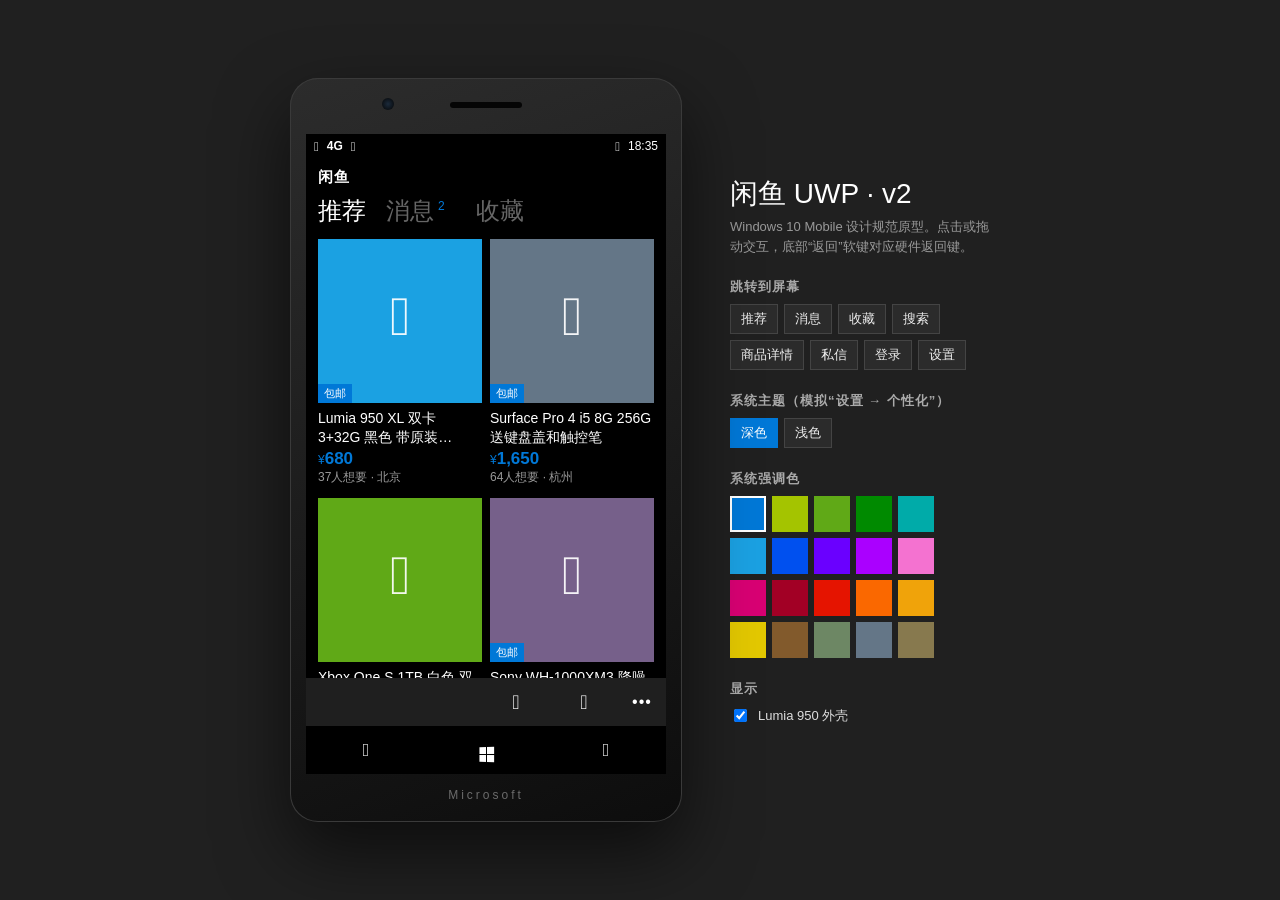
<file: v2/prototype/index.html>
<!DOCTYPE html>
<html lang="zh-CN">
<head>
  <meta charset="UTF-8">
  <meta name="viewport" content="width=device-width, initial-scale=1.0">
  <title>闲鱼 for Windows 10 Mobile · 原型 v2</title>
  <link rel="stylesheet" href="css/metro.css">
</head>
<body>

  <div class="device">
    <div id="screen" class="screen theme-dark">

      <!-- 系统托盘：应用通过 StatusBar.ProgressIndicator 在这里显示加载状态 -->
      <div id="tray" class="tray">
        <div class="tray-left">
          <span class="mdl2">&#xE870;</span>
          <span style="font-weight:600">4G</span>
          <span class="mdl2">&#xE701;</span>
        </div>
        <div class="tray-right">
          <span class="mdl2">&#xEBB5;</span>
          <span id="clock">20:16</span>
        </div>
        <div class="tray-progress">
          <span id="tray-text" class="tray-progress-text">正在加载...</span>
          <div class="dots"><i></i><i></i><i></i><i></i><i></i></div>
        </div>
      </div>

      <div class="app">
        <div id="pages" class="pages">
          <section class="page" data-page="main"></section>
          <section class="page" data-page="search"></section>
          <section class="page" data-page="detail"></section>
          <section class="page" data-page="chat"></section>
          <section class="page" data-page="login"></section>
          <section class="page" data-page="settings"></section>
        </div>

        <div id="appbar-scrim" class="appbar-scrim"></div>
        <div id="appbar" class="appbar">
          <div id="appbar-secondary" class="appbar-secondary"></div>
          <div class="appbar-row">
            <div id="appbar-primary" style="display:flex"></div>
            <button id="appbar-more" class="appbar-more" title="更多">&bull;&bull;&bull;</button>
          </div>
        </div>

        <!-- 浮层：Picker / ContentDialog / MenuFlyout / Toast -->
        <div id="picker" class="picker"></div>
        <div id="dialog" class="dialog-backdrop"><div class="dialog"></div></div>
        <div id="menu-scrim" class="menu-scrim"></div>
        <div id="menu" class="menu"></div>
        <div id="toast" class="toast">
          <div class="toast-icon mdl2">&#xE8BD;</div>
          <div>
            <div id="toast-title" class="toast-title"></div>
            <div id="toast-body" class="toast-body"></div>
          </div>
        </div>
      </div>

      <!-- Lumia 950 软导航键 -->
      <div class="navbar">
        <button id="nav-back" class="mdl2" title="返回">&#xE72B;</button>
        <button title="开始"><span class="winlogo"><i></i><i></i><i></i><i></i></span></button>
        <button id="nav-search" class="mdl2" title="搜索">&#xE721;</button>
      </div>
    </div>
    <div class="device-brand">Microsoft</div>
  </div>

  <!-- 审阅面板：只服务于原型评审，不属于应用本身 -->
  <aside class="review">
    <h1>闲鱼 UWP · v2</h1>
    <p>Windows 10 Mobile 设计规范原型。点击或拖动交互，底部“返回”软键对应硬件返回键。</p>

    <h2>跳转到屏幕</h2>
    <div class="jump">
      <button data-jump="main:0">推荐</button>
      <button data-jump="main:1">消息</button>
      <button data-jump="main:2">收藏</button>
      <button data-jump="search">搜索</button>
      <button data-jump="detail">商品详情</button>
      <button data-jump="chat">私信</button>
      <button data-jump="login">登录</button>
      <button data-jump="settings">设置</button>
    </div>

    <h2>系统主题（模拟“设置 → 个性化”）</h2>
    <div class="seg" id="review-theme">
      <button data-theme="dark" class="on">深色</button>
      <button data-theme="light">浅色</button>
    </div>

    <h2>系统强调色</h2>
    <div id="review-accent" class="swatches"></div>

    <h2>显示</h2>
    <label><input type="checkbox" id="review-frame" checked> Lumia 950 外壳</label>
  </aside>

  <script src="js/data.js"></script>
  <script src="js/app.js"></script>
</body>
</html>
</file>
<file: v2/prototype/css/metro.css>
/*
 * Goofish for Windows 10 Mobile — 原型样式
 * 色值与尺寸取自 Windows 10 Mobile (10586/14393) 通用控件模板的 ThemeResource。
 */

@font-face {
  font-family: "MDL2";
  src: local("Segoe MDL2 Assets");
}

:root {
  --accent: #0078D7;
  --accent-fg: #FFFFFF;
  --accent-light1: #4CA0E0;
  --accent-dark1: #005A9E;
  --font: "Segoe UI", "Microsoft YaHei UI", "Microsoft YaHei", sans-serif;
  --font-light: "Segoe UI Light", "Microsoft YaHei UI Light", "Microsoft YaHei UI", sans-serif;
  --font-semilight: "Segoe UI Semilight", "Microsoft YaHei UI Light", "Microsoft YaHei UI", sans-serif;
  --ease-out: cubic-bezier(0.1, 0.9, 0.2, 1);
}

/* 深色主题：SystemControl* 画笔 */
.theme-dark {
  --bg: #000000;
  --alt-high: #000000;
  --alt-medium-low: rgba(0, 0, 0, 0.4);
  --base-high: #FFFFFF;
  --base-medium-high: rgba(255, 255, 255, 0.8);
  --base-medium: rgba(255, 255, 255, 0.6);
  --base-medium-low: rgba(255, 255, 255, 0.4);
  --base-low: rgba(255, 255, 255, 0.2);
  --list-low: rgba(255, 255, 255, 0.1);
  --list-medium: rgba(255, 255, 255, 0.2);
  --chrome-low: #171717;
  --chrome-medium-low: #2B2B2B;
  --chrome-medium: #1F1F1F;
  --chrome-high: #767676;
  --chrome-disabled-low: #858585;
  --textbox-bg: rgba(0, 0, 0, 0.4);
  --bubble-in: #333333;
}

.theme-light {
  --bg: #FFFFFF;
  --alt-high: #FFFFFF;
  --alt-medium-low: rgba(255, 255, 255, 0.4);
  --base-high: #000000;
  --base-medium-high: rgba(0, 0, 0, 0.8);
  --base-medium: rgba(0, 0, 0, 0.6);
  --base-medium-low: rgba(0, 0, 0, 0.4);
  --base-low: rgba(0, 0, 0, 0.2);
  --list-low: rgba(0, 0, 0, 0.1);
  --list-medium: rgba(0, 0, 0, 0.2);
  --chrome-low: #F2F2F2;
  --chrome-medium-low: #F2F2F2;
  --chrome-medium: #E6E6E6;
  --chrome-high: #CCCCCC;
  --chrome-disabled-low: #7A7A7A;
  --textbox-bg: rgba(255, 255, 255, 0.4);
  --bubble-in: #E6E6E6;
}

* { box-sizing: border-box; }

html, body {
  margin: 0;
  height: 100%;
  background: #202020;
  font-family: var(--font);
  color: #FFF;
  -webkit-font-smoothing: antialiased;
}

body {
  display: flex;
  align-items: center;
  justify-content: center;
  gap: 48px;
  padding: 24px;
}

.mdl2 {
  font-family: "MDL2", "Segoe MDL2 Assets";
  font-style: normal;
  font-weight: normal;
  line-height: 1;
  speak: none;
}

/* ============ 设备外壳（Lumia 950） ============ */
.device {
  position: relative;
  width: 392px;
  padding: 56px 16px 20px;
  border-radius: 28px;
  background: linear-gradient(160deg, #2c2c2c, #0d0d0d);
  box-shadow: 0 30px 70px rgba(0, 0, 0, 0.6), inset 0 0 0 1px #3a3a3a;
}
.device::before { /* 听筒 */
  content: "";
  position: absolute;
  top: 24px; left: 50%;
  width: 72px; height: 6px;
  margin-left: -36px;
  border-radius: 3px;
  background: #050505;
}
.device::after { /* 前置摄像头 */
  content: "";
  position: absolute;
  top: 20px; left: 92px;
  width: 12px; height: 12px;
  border-radius: 50%;
  background: radial-gradient(#1b2a3b, #050505);
}
.device-brand {
  margin: 14px 0 0;
  text-align: center;
  font: 12px var(--font-semilight);
  letter-spacing: 3px;
  color: #6b6b6b;
}
body.frameless .device { padding: 0; border-radius: 0; background: none; box-shadow: none; }
body.frameless .device::before, body.frameless .device::after, body.frameless .device-brand { display: none; }

.screen {
  position: relative;
  width: 360px;
  height: 640px;
  overflow: hidden;
  display: flex;
  flex-direction: column;
  background: var(--bg);
  color: var(--base-high);
  user-select: none;
}

/* ============ 系统托盘（StatusBar） ============ */
.tray {
  position: relative;
  flex: 0 0 24px;
  display: flex;
  align-items: center;
  justify-content: space-between;
  padding: 0 8px;
  font-size: 12px;
  background: var(--bg);
  color: var(--base-high);
}
.tray-left, .tray-right { display: flex; align-items: center; gap: 8px; }
.tray .mdl2 { font-size: 13px; }
.tray-progress {
  position: absolute;
  inset: 0;
  display: none;
  align-items: center;
  padding-left: 8px;
  gap: 8px;
  background: var(--bg);
}
.tray.busy .tray-progress { display: flex; }
.tray.busy .tray-left { visibility: hidden; }
.tray-progress-text { font-size: 12px; white-space: nowrap; }
.dots {
  position: relative;
  flex: 1;
  height: 4px;
  overflow: hidden;
}
.dots i {
  position: absolute;
  top: 0; left: -8px;
  width: 4px; height: 4px;
  border-radius: 50%;
  background: var(--accent);
  animation: dot 2.6s infinite var(--ease-out);
}
.dots i:nth-child(2) { animation-delay: .16s; }
.dots i:nth-child(3) { animation-delay: .32s; }
.dots i:nth-child(4) { animation-delay: .48s; }
.dots i:nth-child(5) { animation-delay: .64s; }
@keyframes dot {
  0% { left: -8px; opacity: 0; }
  12% { opacity: 1; }
  40% { left: 45%; }
  60% { left: 55%; }
  88% { opacity: 1; }
  100% { left: 105%; opacity: 0; }
}

/* ============ 应用区域 ============ */
.app {
  position: relative;
  flex: 1;
  display: flex;
  flex-direction: column;
  overflow: hidden;
}
.pages { position: relative; flex: 1; overflow: hidden; }
.page {
  position: absolute;
  inset: 0;
  display: none;
  flex-direction: column;
  overflow: hidden;
}
.page.active { display: flex; }
.page.enter { animation: page-enter .33s var(--ease-out); }
.page.enter-back { animation: page-back .25s var(--ease-out); }
@keyframes page-enter {
  from { opacity: 0; transform: translateY(140px); }
  to { opacity: 1; transform: none; }
}
@keyframes page-back {
  from { opacity: 0; transform: translateY(-24px); }
  to { opacity: 1; transform: none; }
}
.scroll {
  flex: 1;
  overflow-y: auto;
  overflow-x: hidden;
  scrollbar-width: none;
}
.scroll::-webkit-scrollbar { display: none; }

/* 子页面标题：W10M 设置类页面的大写小标题 */
.page-header {
  flex: 0 0 auto;
  padding: 10px 12px 6px;
  font: 600 15px var(--font);
  letter-spacing: .5px;
}
.page-title {
  padding: 0 12px 12px;
  font: 28px var(--font-light);
  white-space: nowrap;
  overflow: hidden;
  text-overflow: ellipsis;
}

/* 指针按下的倾斜反馈（PointerDownThemeAnimation） */
.tilt { transition: transform .12s ease-out; }
.tilt:active { transform: scale(.975); }

/* ============ Pivot ============ */
.pivot { display: flex; flex-direction: column; flex: 1; min-height: 0; }
.pivot-title {
  padding: 10px 12px 0;
  font: 600 15px var(--font);
  letter-spacing: .5px;
}
.pivot-headers {
  flex: 0 0 auto;
  display: flex;
  height: 48px;
  align-items: center;
  overflow: hidden;
  white-space: nowrap;
  padding-left: 12px;
}
.pivot-header {
  flex: 0 0 auto;
  margin-right: 20px;
  font: 24px var(--font-semilight);
  color: var(--base-medium-low);
  cursor: pointer;
  transition: color .2s;
}
.pivot-header.selected { color: var(--base-high); }
.pivot-header .count {
  display: inline-block;
  min-width: 18px;
  margin-left: 4px;
  vertical-align: super;
  font: 12px var(--font);
  color: var(--accent);
}
.pivot-body { position: relative; flex: 1; min-height: 0; overflow: hidden; }
.pivot-item {
  position: absolute;
  inset: 0;
  display: none;
  flex-direction: column;
}
.pivot-item.active { display: flex; }
.pivot-item.slide-left { animation: pivot-left .3s var(--ease-out); }
.pivot-item.slide-right { animation: pivot-right .3s var(--ease-out); }
@keyframes pivot-left { from { transform: translateX(80px); opacity: 0; } to { transform: none; opacity: 1; } }
@keyframes pivot-right { from { transform: translateX(-80px); opacity: 0; } to { transform: none; opacity: 1; } }

/* ============ CommandBar ============ */
.appbar {
  position: relative;
  z-index: 20;
  flex: 0 0 auto;
  background: var(--chrome-medium);
  color: var(--base-high);
  transition: transform .2s var(--ease-out);
}
.appbar.hidden { display: none; }
.appbar-row {
  display: flex;
  justify-content: flex-end;
  height: 48px;
}
.appbar-btn {
  position: relative;
  width: 68px;
  height: 48px;
  padding: 14px 0 0;
  border: 0;
  background: none;
  color: inherit;
  font: 12px var(--font);
  text-align: center;
  cursor: pointer;
  overflow: hidden;
}
.appbar-btn .mdl2 { display: block; font-size: 20px; }
.appbar-btn .label {
  display: block;
  margin-top: 6px;
  white-space: nowrap;
  overflow: hidden;
  text-overflow: ellipsis;
  padding: 0 2px;
  opacity: 0;
}
.appbar-btn:active { background: var(--list-medium); }
.appbar-btn.checked { background: var(--accent); color: var(--accent-fg); }
.appbar-btn:disabled { color: var(--base-medium-low); }
.appbar-more {
  width: 48px;
  height: 48px;
  border: 0;
  background: none;
  color: inherit;
  font-size: 16px;
  letter-spacing: 1px;
  cursor: pointer;
}
.appbar-more:active { background: var(--list-medium); }
.appbar.open .appbar-row { height: 72px; }
.appbar.open .appbar-btn { height: 72px; }
.appbar.open .appbar-btn .label { opacity: 1; }
.appbar-secondary {
  display: none;
  padding: 8px 0;
  border-bottom: 1px solid var(--base-low);
}
.appbar.open .appbar-secondary { display: block; }
.appbar-secondary button {
  display: block;
  width: 100%;
  height: 44px;
  padding: 0 12px;
  border: 0;
  background: none;
  color: var(--base-high);
  font: 15px var(--font);
  text-align: left;
  cursor: pointer;
}
.appbar-secondary button:active { background: var(--list-medium); }
.appbar-scrim {
  position: absolute;
  inset: 0;
  z-index: 19;
  display: none;
}
.appbar-scrim.show { display: block; }

/* ============ 系统导航栏（Lumia 950 软键） ============ */
.navbar {
  flex: 0 0 48px;
  display: flex;
  align-items: center;
  justify-content: space-around;
  background: #000;
  color: #FFF;
}
.navbar button {
  width: 96px;
  height: 48px;
  border: 0;
  background: none;
  color: inherit;
  font-size: 18px;
  cursor: pointer;
}
.navbar button:active { background: rgba(255, 255, 255, .2); }
.winlogo {
  display: inline-grid;
  grid-template-columns: 7px 7px;
  gap: 1px;
  transform: perspective(40px) rotateY(-12deg);
}
.winlogo i { width: 7px; height: 7px; background: #FFF; }

/* ============ 基础控件 ============ */
.btn {
  min-width: 96px;
  height: 32px;
  padding: 0 12px;
  border: 2px solid transparent;
  background: var(--base-low);
  color: var(--base-high);
  font: 15px var(--font);
  cursor: pointer;
}
.btn:hover { border-color: var(--base-medium-low); }
.btn:active { background: var(--base-medium-low); border-color: transparent; transform: scale(.98); }
.btn.accent { background: var(--accent); color: var(--accent-fg); }
.btn.block { display: block; width: 100%; }
.btn:disabled { color: var(--base-medium-low); background: var(--base-low); border-color: transparent; }

.link {
  color: var(--accent);
  cursor: pointer;
  text-decoration: none;
}
.link:active { opacity: .6; }

.textbox {
  display: block;
  width: 100%;
  min-height: 32px;
  padding: 4px 10px 5px;
  border: 2px solid var(--base-medium-low);
  background: var(--textbox-bg);
  color: var(--base-high);
  font: 15px var(--font);
  outline: none;
  resize: none;
}
.textbox::placeholder { color: var(--base-medium); }
.textbox:hover { border-color: var(--base-medium); }
.textbox:focus {
  border-color: var(--accent);
  background: #FFFFFF;
  color: #000000;
}
.textbox:focus::placeholder { color: rgba(0, 0, 0, .6); }

.field-label {
  display: block;
  margin: 0 0 6px;
  font-size: 15px;
}

/* AutoSuggestBox */
.asb { position: relative; display: flex; }
.asb .textbox { padding-right: 36px; }
.asb-btn {
  position: absolute;
  top: 0; right: 0;
  width: 32px; height: 32px;
  border: 0;
  background: none;
  color: var(--base-medium);
  font-size: 15px;
  cursor: pointer;
}
.asb .textbox:focus + .asb-btn { color: #000; }
.asb-list {
  position: absolute;
  top: 32px; left: 0; right: 0;
  z-index: 10;
  display: none;
  max-height: 280px;
  overflow: auto;
  background: var(--chrome-medium-low);
  border: 1px solid var(--chrome-high);
  border-top: 0;
}
.asb-list.show { display: block; }
.asb-list div {
  display: flex;
  align-items: center;
  gap: 12px;
  height: 40px;
  padding: 0 12px;
  font-size: 15px;
  cursor: pointer;
}
.asb-list div .mdl2 { font-size: 14px; color: var(--base-medium); }
.asb-list div:active { background: var(--list-medium); }

/* ComboBox（手机上点开为全屏 Picker） */
.combo {
  display: flex;
  align-items: center;
  justify-content: space-between;
  width: 100%;
  height: 32px;
  padding: 0 10px;
  border: 2px solid var(--base-medium-low);
  background: var(--textbox-bg);
  color: var(--base-high);
  font: 15px var(--font);
  cursor: pointer;
}
.combo .mdl2 { font-size: 12px; }
.combo:active { background: var(--base-low); }

.picker {
  position: absolute;
  inset: 0;
  z-index: 50;
  display: none;
  flex-direction: column;
  background: var(--chrome-medium-low);
  animation: picker-in .25s var(--ease-out);
}
.picker.show { display: flex; }
@keyframes picker-in { from { transform: translateY(60px); opacity: 0; } }
.picker-header {
  padding: 12px 12px 18px;
  font: 600 15px var(--font);
}
.picker-item {
  padding: 8px 12px;
  font: 24px var(--font-semilight);
  cursor: pointer;
}
.picker-item.selected { color: var(--accent); }
.picker-item:active { background: var(--list-medium); }

/* ToggleSwitch */
.toggle {
  display: flex;
  align-items: center;
  gap: 12px;
  margin: 6px 0 0;
  cursor: pointer;
}
.toggle input { display: none; }
.toggle .track {
  position: relative;
  width: 44px;
  height: 20px;
  border: 2px solid var(--base-medium-high);
  border-radius: 10px;
  transition: background .15s;
}
.toggle .track::after {
  content: "";
  position: absolute;
  top: 3px; left: 3px;
  width: 10px; height: 10px;
  border-radius: 50%;
  background: var(--base-medium-high);
  transition: left .15s var(--ease-out);
}
.toggle input:checked + .track { background: var(--accent); border-color: var(--accent); }
.toggle input:checked + .track::after { left: 27px; background: var(--accent-fg); }
.toggle .state { font-size: 15px; }

/* RadioButton */
.radio {
  display: flex;
  align-items: center;
  gap: 10px;
  height: 36px;
  font-size: 15px;
  cursor: pointer;
}
.radio input { display: none; }
.radio .ring {
  position: relative;
  width: 20px; height: 20px;
  border: 2px solid var(--base-medium-high);
  border-radius: 50%;
}
.radio input:checked + .ring { border-color: var(--accent); }
.radio input:checked + .ring::after {
  content: "";
  position: absolute;
  top: 3px; left: 3px;
  width: 10px; height: 10px;
  border-radius: 50%;
  background: var(--base-high);
}

/* ContentDialog（手机上贴顶） */
.dialog-backdrop {
  position: absolute;
  inset: 0;
  z-index: 60;
  display: none;
  background: rgba(0, 0, 0, .6);
}
.dialog-backdrop.show { display: block; }
.dialog {
  padding: 18px 12px 12px;
  background: var(--chrome-medium-low);
  color: var(--base-high);
  animation: dialog-in .25s var(--ease-out);
}
@keyframes dialog-in { from { transform: translateY(-40px); opacity: 0; } }
.dialog-title { margin-bottom: 12px; font: 20px var(--font-semilight); }
.dialog-body { font-size: 15px; line-height: 1.45; color: var(--base-medium-high); }
.dialog-body p { margin: 0 0 8px; }
.dialog-actions { display: flex; gap: 4px; margin-top: 18px; }
.dialog-actions .btn { flex: 1; min-width: 0; }

/* MenuFlyout（长按上下文菜单） */
.menu {
  position: absolute;
  z-index: 55;
  display: none;
  min-width: 200px;
  padding: 4px 0;
  background: var(--chrome-medium-low);
  border: 1px solid var(--chrome-high);
  animation: menu-in .18s var(--ease-out);
}
.menu.show { display: block; }
@keyframes menu-in { from { opacity: 0; transform: scale(.96); } }
.menu button {
  display: block;
  width: 100%;
  height: 40px;
  padding: 0 12px;
  border: 0;
  background: none;
  color: var(--base-high);
  font: 15px var(--font);
  text-align: left;
  cursor: pointer;
}
.menu button:active { background: var(--list-medium); }
.menu-scrim { position: absolute; inset: 0; z-index: 54; display: none; }
.menu-scrim.show { display: block; }

/* Toast 横幅（系统通知） */
.toast {
  position: absolute;
  top: 0; left: 0; right: 0;
  z-index: 80;
  display: flex;
  gap: 10px;
  padding: 10px 12px;
  background: #1F1F1F;
  color: #FFF;
  transform: translateY(-110%);
  transition: transform .3s var(--ease-out);
  cursor: pointer;
}
.toast.show { transform: none; }
.toast-icon {
  flex: 0 0 24px;
  height: 24px;
  display: flex;
  align-items: center;
  justify-content: center;
  background: var(--accent);
  color: var(--accent-fg);
  font-size: 13px;
}
.toast-title { font: 600 14px var(--font); }
.toast-body { font-size: 14px; opacity: .8; }

/* ============ 列表与卡片 ============ */
.section-label {
  padding: 18px 12px 6px;
  font: 15px var(--font);
  color: var(--accent);
}
.empty {
  padding: 40px 24px;
  text-align: center;
  font: 20px var(--font-light);
  color: var(--base-medium);
}
.empty .mdl2 { display: block; margin-bottom: 16px; font-size: 40px; }
.list-footer {
  padding: 16px 12px 24px;
  text-align: center;
  font-size: 13px;
  color: var(--base-medium);
}

/* 推荐：双列方形缩略图（类似 W10M 应用商店） */
.tile-grid {
  display: grid;
  grid-template-columns: 1fr 1fr;
  gap: 12px 8px;
  padding: 4px 12px 12px;
}
.tile { cursor: pointer; }
.tile-img {
  position: relative;
  aspect-ratio: 1 / 1;
  background-size: cover;
  background-position: center;
}
.tile-img .badge {
  position: absolute;
  left: 0; bottom: 0;
  padding: 2px 6px;
  background: var(--accent);
  color: var(--accent-fg);
  font-size: 11px;
}
.tile-title {
  display: -webkit-box;
  margin-top: 6px;
  overflow: hidden;
  -webkit-line-clamp: 2;
  -webkit-box-orient: vertical;
  font-size: 14px;
  line-height: 19px;
  height: 38px;
}
.tile-price { margin-top: 2px; font: 600 17px var(--font); color: var(--accent); }
.tile-price small { font-size: 12px; font-weight: normal; }
.tile-meta {
  font-size: 12px;
  color: var(--base-medium);
  white-space: nowrap;
  overflow: hidden;
  text-overflow: ellipsis;
}

/* 列表行：搜索结果 / 收藏 */
.row {
  display: flex;
  gap: 12px;
  padding: 8px 12px;
  cursor: pointer;
}
.row:active { background: var(--list-low); }
.row-thumb {
  flex: 0 0 88px;
  height: 88px;
  background-size: cover;
  background-position: center;
}
.row-body { flex: 1; min-width: 0; display: flex; flex-direction: column; }
.row-title {
  display: -webkit-box;
  overflow: hidden;
  -webkit-line-clamp: 2;
  -webkit-box-orient: vertical;
  font-size: 15px;
  line-height: 20px;
}
.row-price { margin-top: 4px; font: 600 17px var(--font); color: var(--accent); }
.row-price s { margin-left: 6px; font-size: 12px; font-weight: normal; color: var(--base-medium); }
.row-meta { margin-top: auto; font-size: 12px; color: var(--base-medium); }
.row.invalid .row-thumb, .row.invalid .row-title { opacity: .45; }
.tag {
  display: inline-block;
  margin-right: 6px;
  padding: 0 4px;
  border: 1px solid var(--accent);
  color: var(--accent);
  font-size: 11px;
  line-height: 16px;
}

/* 会话列表（W10M 消息应用） */
.conv {
  display: flex;
  gap: 12px;
  padding: 8px 12px;
  cursor: pointer;
}
.conv:active { background: var(--list-low); }
.avatar {
  flex: 0 0 48px;
  width: 48px; height: 48px;
  border-radius: 50%;
  display: flex;
  align-items: center;
  justify-content: center;
  background: var(--chrome-high);
  color: #FFF;
  font: 20px var(--font-semilight);
  overflow: hidden;
}
.conv-body { flex: 1; min-width: 0; }
.conv-top { display: flex; justify-content: space-between; gap: 8px; }
.conv-name { font-size: 17px; white-space: nowrap; overflow: hidden; text-overflow: ellipsis; }
.conv-time { flex: 0 0 auto; font-size: 12px; color: var(--base-medium); padding-top: 3px; }
.conv-msg {
  margin-top: 1px;
  font-size: 14px;
  color: var(--base-medium);
  white-space: nowrap;
  overflow: hidden;
  text-overflow: ellipsis;
}
.conv-item { font-size: 12px; color: var(--base-medium-low); white-space: nowrap; overflow: hidden; text-overflow: ellipsis; }
.conv.unread .conv-name, .conv.unread .conv-msg { color: var(--accent); }
.conv.unread .conv-name { font-weight: 600; }

/* ============ 商品详情 ============ */
.flip { position: relative; height: 360px; overflow: hidden; touch-action: pan-y; }
.flip-track { display: flex; height: 100%; transition: transform .3s var(--ease-out); }
.flip-slide { flex: 0 0 100%; height: 100%; background-size: cover; background-position: center; }
.flip-count {
  position: absolute;
  right: 8px; bottom: 8px;
  padding: 2px 8px;
  background: rgba(0, 0, 0, .6);
  color: #FFF;
  font-size: 12px;
}
.flip-nav {
  position: absolute;
  top: 50%;
  width: 20px; height: 40px;
  margin-top: -20px;
  border: 0;
  background: rgba(0, 0, 0, .4);
  color: #FFF;
  font-size: 10px;
  cursor: pointer;
}
.flip-nav.prev { left: 0; }
.flip-nav.next { right: 0; }
.detail-pad { padding: 12px; }
.detail-price { display: flex; align-items: baseline; gap: 8px; flex-wrap: wrap; }
.detail-price .now { font: 32px var(--font-light); color: var(--accent); }
.detail-price s { font-size: 14px; color: var(--base-medium); }
.detail-price .ship { font-size: 13px; color: var(--base-medium); }
.detail-title { margin: 6px 0 8px; font: 20px var(--font-semilight); line-height: 1.35; }
.detail-stats { font-size: 13px; color: var(--base-medium); }
.divider { height: 1px; margin: 12px 0; background: var(--base-low); }
.seller { display: flex; gap: 12px; align-items: center; cursor: pointer; }
.seller-name { font-size: 17px; }
.seller-sub { font-size: 13px; color: var(--base-medium); }
.seller .mdl2.chev { margin-left: auto; font-size: 12px; color: var(--base-medium); }
.detail-desc { font-size: 15px; line-height: 1.6; white-space: pre-wrap; color: var(--base-medium-high); }
.kv { display: flex; font-size: 14px; line-height: 26px; }
.kv span:first-child { flex: 0 0 72px; color: var(--base-medium); }

/* ============ 私信（W10M 消息应用） ============ */
.chat-head { display: flex; align-items: center; gap: 10px; padding: 8px 12px; }
.chat-head .avatar { flex-basis: 32px; width: 32px; height: 32px; font-size: 14px; }
.chat-head .name { font: 20px var(--font-semilight); }
.chat-item {
  display: flex;
  gap: 10px;
  align-items: center;
  margin: 0 12px;
  padding: 6px;
  background: var(--chrome-medium-low);
  cursor: pointer;
}
.chat-item .thumb { flex: 0 0 44px; height: 44px; background-size: cover; background-position: center; }
.chat-item .t { font-size: 13px; white-space: nowrap; overflow: hidden; text-overflow: ellipsis; }
.chat-item .p { font: 600 15px var(--font); color: var(--accent); }
.chat-item > div:nth-child(2) { flex: 1; min-width: 0; }
.chat-item .mdl2 { font-size: 12px; color: var(--base-medium); }
.chat-list { padding: 8px 12px 12px; }
.chat-day { margin: 12px 0 8px; text-align: center; font-size: 12px; color: var(--base-medium); }
.bubble {
  position: relative;
  max-width: 78%;
  margin: 0 0 14px;
  padding: 8px 10px 6px;
  font-size: 15px;
  line-height: 1.4;
  word-break: break-word;
}
.bubble .time { display: block; margin-top: 4px; font-size: 11px; opacity: .7; text-align: right; }
.bubble.in { background: var(--bubble-in); color: var(--base-high); margin-right: auto; }
.bubble.out { background: var(--accent); color: var(--accent-fg); margin-left: auto; }
.bubble.in::after, .bubble.out::after {
  content: "";
  position: absolute;
  bottom: -10px;
  border-style: solid;
}
.bubble.in::after { left: 0; border-width: 10px 12px 0 0; border-color: var(--bubble-in) transparent transparent transparent; }
.bubble.out::after { right: 0; border-width: 10px 0 0 12px; border-color: var(--accent) transparent transparent transparent; }
.bubble.sending { opacity: .6; }
.chat-sys { margin: 8px 0 14px; text-align: center; font-size: 12px; color: var(--base-medium); }
.typing { margin: 0 0 10px; font-size: 13px; color: var(--base-medium); }
.chat-input { padding: 8px 12px; background: var(--bg); }
.chat-input .textbox { max-height: 96px; }

/* ============ 设置 / 登录 ============ */
.settings { padding: 0 12px 24px; }
.settings h3 { margin: 22px 0 8px; font: 20px var(--font-semilight); }
.settings p, .hint { margin: 0 0 10px; font-size: 14px; line-height: 1.45; color: var(--base-medium); }
.settings .group { margin-bottom: 8px; }
.account {
  display: flex;
  align-items: center;
  gap: 12px;
  margin: 8px 0 12px;
}
.account .avatar { flex-basis: 64px; width: 64px; height: 64px; font-size: 26px; }
.account-name { font: 20px var(--font-semilight); }
.account-sub { font-size: 13px; color: var(--base-medium); }

.webview {
  margin: 0 12px;
  border: 1px solid var(--base-low);
  background: #FFF;
  color: #333;
}
.webview-bar {
  display: flex;
  align-items: center;
  gap: 6px;
  padding: 6px 8px;
  background: #F2F2F2;
  color: #666;
  font-size: 12px;
}
.webview-body { padding: 16px 16px 20px; font-size: 14px; }
.webview-body .logo { margin-bottom: 14px; text-align: center; font: 600 22px var(--font); color: #333; }
.webview-body .logo b { color: #FFC900; }
.webview-tabs { display: flex; margin-bottom: 14px; border-bottom: 1px solid #EEE; }
.webview-tabs span { flex: 1; padding: 8px 0; text-align: center; color: #999; cursor: pointer; }
.webview-tabs span.on { color: #333; border-bottom: 2px solid #FFC900; }
.webview-body input {
  display: block;
  width: 100%;
  height: 38px;
  margin-bottom: 10px;
  padding: 0 10px;
  border: 1px solid #DDD;
  border-radius: 19px;
  font-size: 14px;
  outline: none;
}
.webview-body .go {
  width: 100%;
  height: 38px;
  border: 0;
  border-radius: 19px;
  background: #FFE60F;
  color: #333;
  font-size: 15px;
  cursor: pointer;
}
.qr {
  width: 132px; height: 132px;
  margin: 4px auto 10px;
  background:
    linear-gradient(90deg, #333 10px, transparent 10px) 0 0 / 22px 22px,
    linear-gradient(#333 10px, transparent 10px) 0 0 / 22px 22px,
    #FFF;
  outline: 6px solid #FFF;
  box-shadow: 0 0 0 7px #EEE;
}

/* 强调色（审阅面板） */
.swatches { display: grid; grid-template-columns: repeat(5, 36px); gap: 6px; }
.swatch { width: 36px; height: 36px; cursor: pointer; border: 2px solid transparent; }
.swatch.selected { border-color: #FFF; }

/* ============ 审阅面板（设备外） ============ */
.review {
  width: 260px;
  color: #DDD;
  font-size: 13px;
}
.review h1 { margin: 0 0 4px; font: 28px var(--font-light); color: #FFF; }
.review h2 { margin: 22px 0 8px; font: 600 13px var(--font); color: #AAA; letter-spacing: 1px; }
.review p { margin: 0; line-height: 1.5; color: #999; }
.review .jump { display: flex; flex-wrap: wrap; gap: 6px; }
.review .jump button,
.review .seg button {
  height: 30px;
  padding: 0 10px;
  border: 1px solid #444;
  background: #2B2B2B;
  color: #EEE;
  font: 13px var(--font);
  cursor: pointer;
}
.review .jump button:hover, .review .seg button:hover { border-color: #888; }
.review .seg { display: flex; gap: 6px; }
.review .seg button.on { background: var(--accent); border-color: var(--accent); color: var(--accent-fg); }
.review label { display: flex; align-items: center; gap: 8px; margin-top: 8px; cursor: pointer; }

@media (max-width: 760px) {
  body { flex-direction: column; gap: 24px; }
  .review { width: 360px; }
}
</file>
